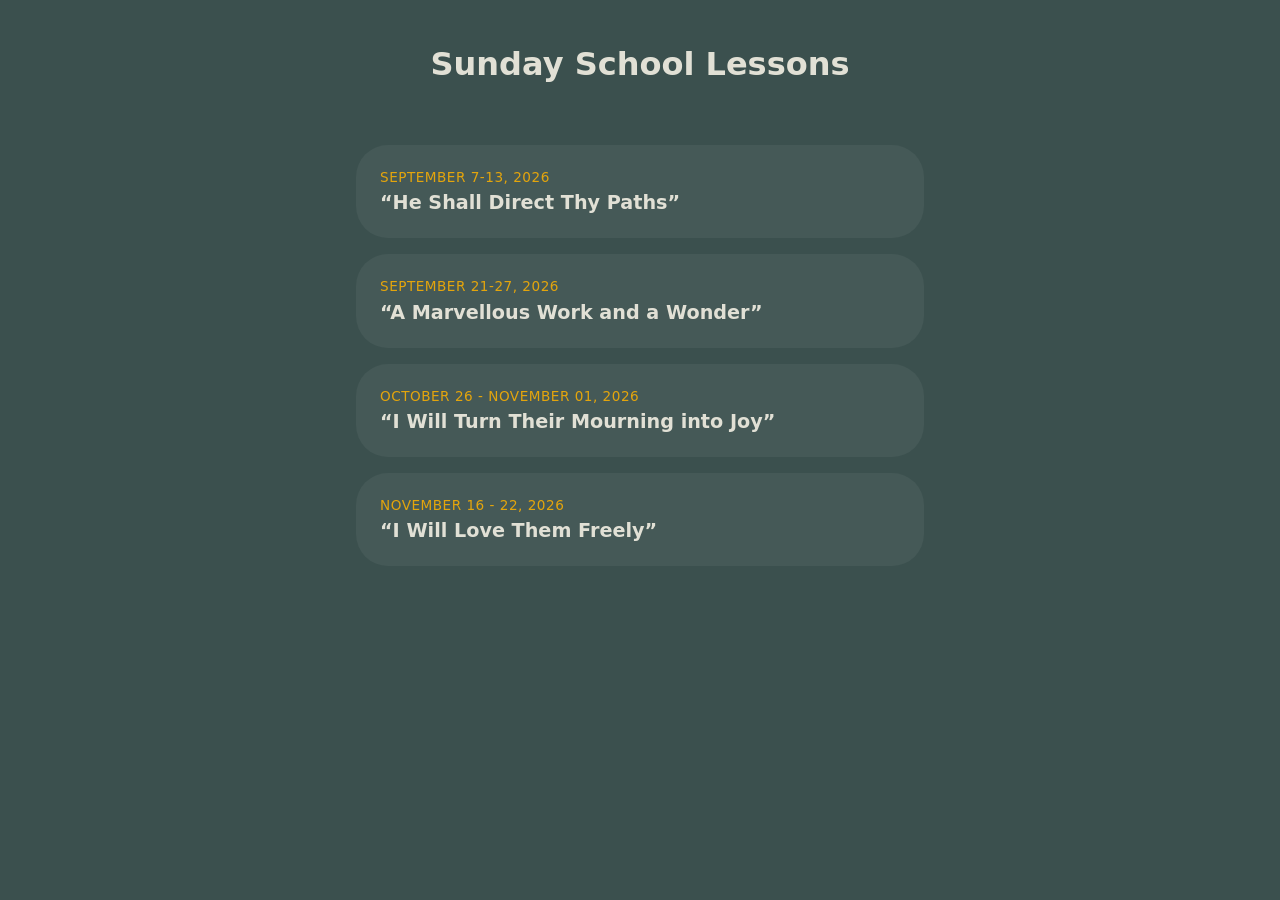
<file: index.html>
<!DOCTYPE html>
<html lang="en">
<head>
    <meta charset="UTF-8">
    <meta name="viewport" content="width=device-width, initial-scale=1.0">
    <title>Course Lessons</title>
    <link rel="stylesheet" href="styles.css">
    <link rel="manifest" href="manifest.json">
</head>
<body>
    <header>
        <h1>Sunday School Lessons</h1>
    </header>
    <main class="tile-container">
        <!-- Lesson Tile -->
        <a href="lesson090713.html" class="tile">
            <span class="tile-date">September 7-13, 2026</span>
            <span class="tile-title">“He Shall Direct Thy Paths”</span>
        </a>
        <a href="lesson092120.html" class="tile">
            <span class="tile-date">September 21-27, 2026</span>
            <span class="tile-title">“A Marvellous Work and a Wonder”</span>
        </a>
        <a href="lesson1101.html" class="tile">
            <span class="tile-date">October 26 - November 01, 2026</span>
            <span class="tile-title">“I Will Turn Their Mourning into Joy”</span>
        </a>

        <a href="lesson1122.html" class="tile">
            <span class="tile-date">November 16 - 22, 2026</span>
            <span class="tile-title">“I Will Love Them Freely”</span>
        </a>
        
    </main>
    <script src="app.js"></script>
</body>
</html>
</file>
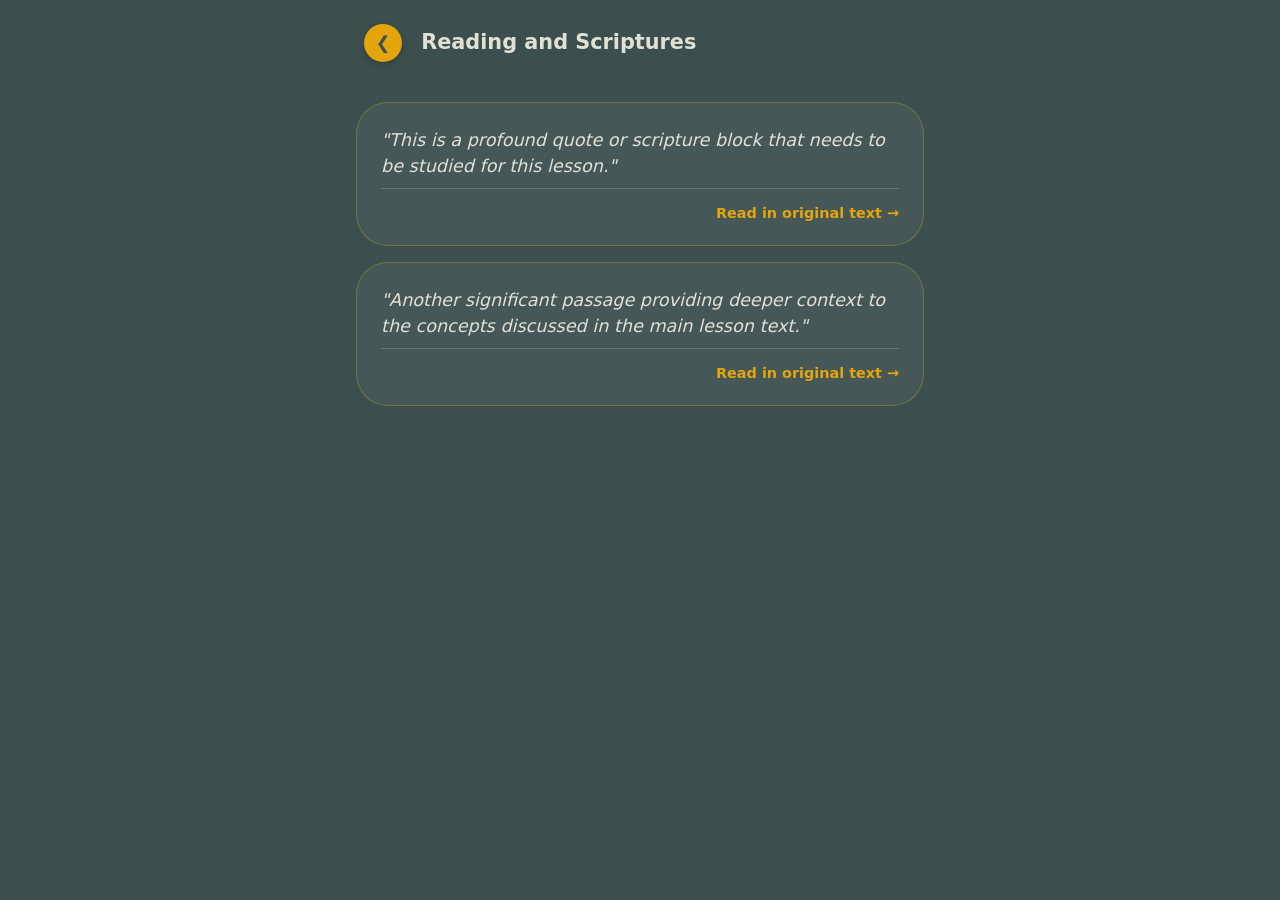
<file: reading.html>
<!DOCTYPE html>
<html lang="en">
<head>
    <meta charset="UTF-8">
    <meta name="viewport" content="width=device-width, initial-scale=1.0">
    <title>Readings</title>
    <link rel="stylesheet" href="styles.css">
</head>
<body>
    <header class="page-header">
        <a href="lesson.html" class="back-button">&#10094;</a>
        <h1>Reading and Scriptures</h1>
    </header>
    <main class="content-container">
        <!-- Reading Tile -->
        <div class="reading-tile">
            <p class="quote">"This is a profound quote or scripture block that needs to be studied for this lesson."</p>
            <div class="links-section">
                <a href="#" class="source-link">Read in original text &#8594;</a>
            </div>
        </div>
        
        <div class="reading-tile">
            <p class="quote">"Another significant passage providing deeper context to the concepts discussed in the main lesson text."</p>
            <div class="links-section">
                <a href="#" class="source-link">Read in original text &#8594;</a>
            </div>
        </div>
    </main>
</body>
</html>
</file>
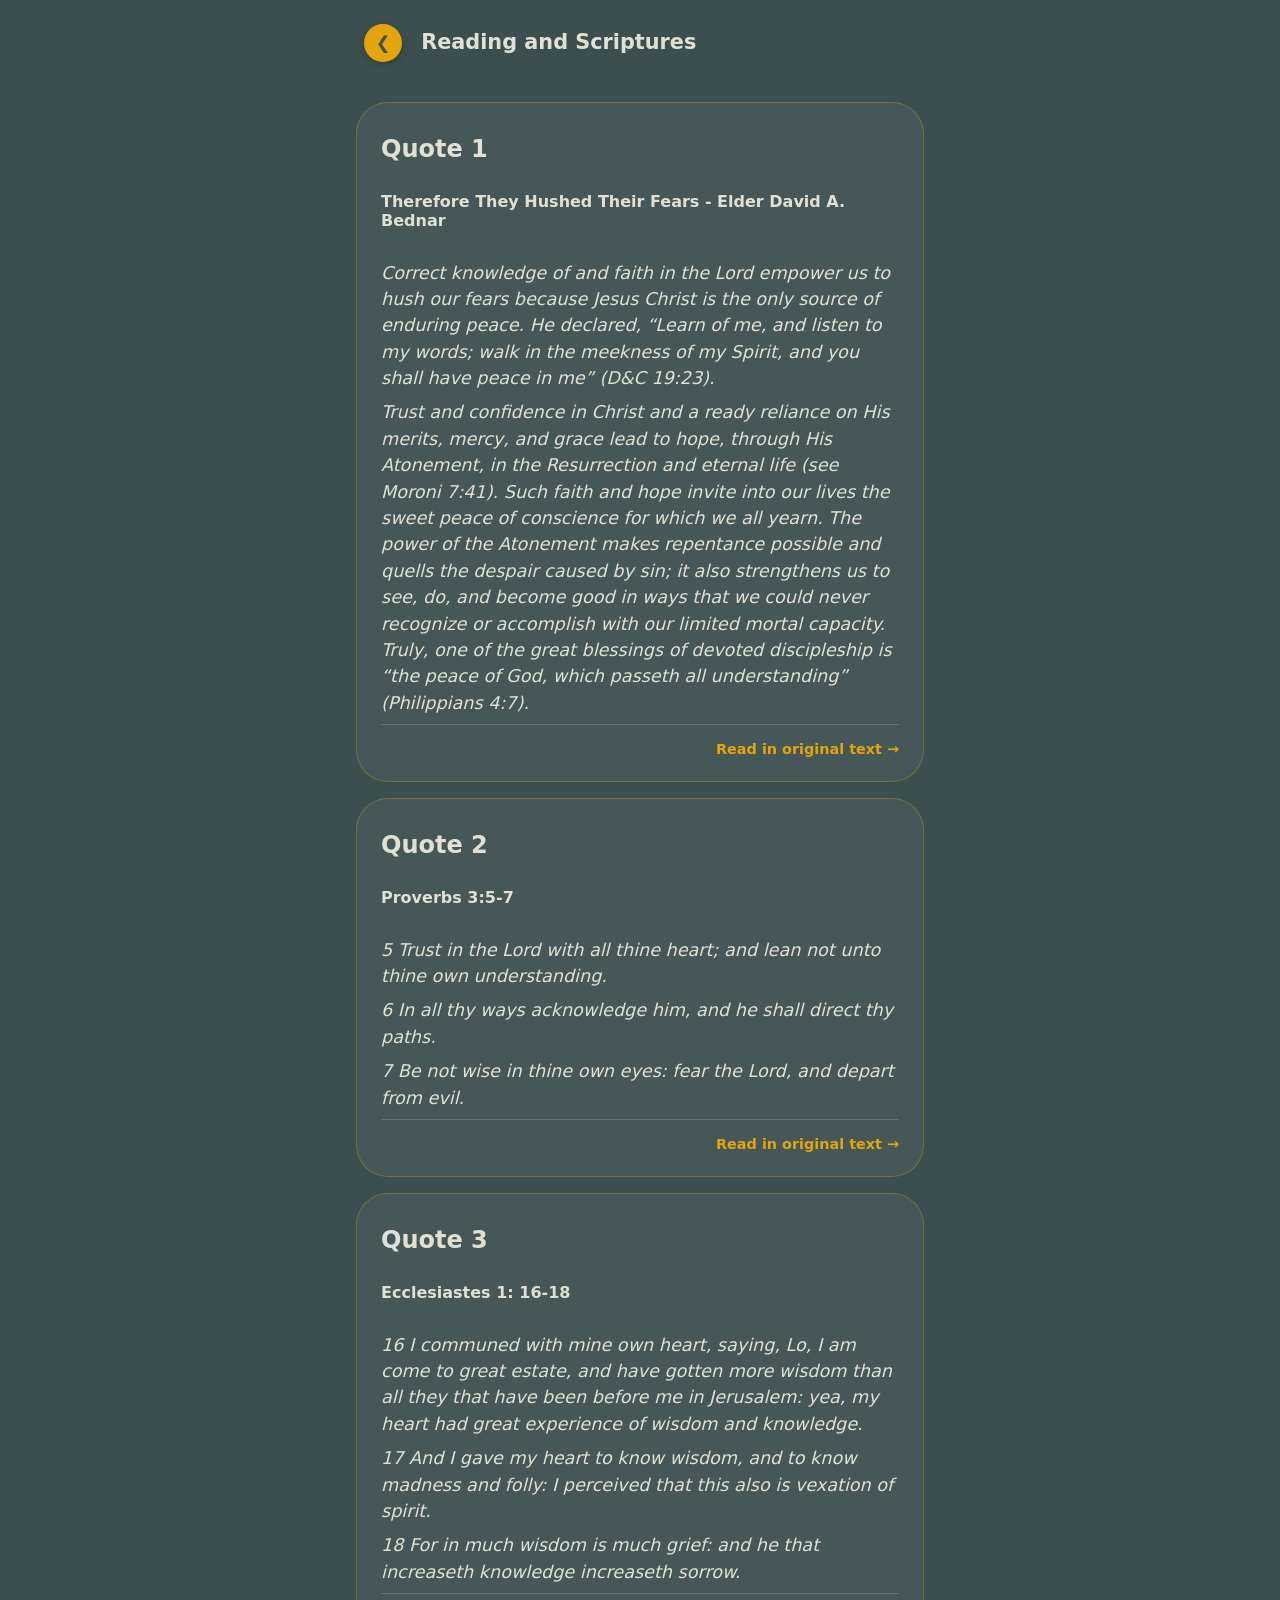
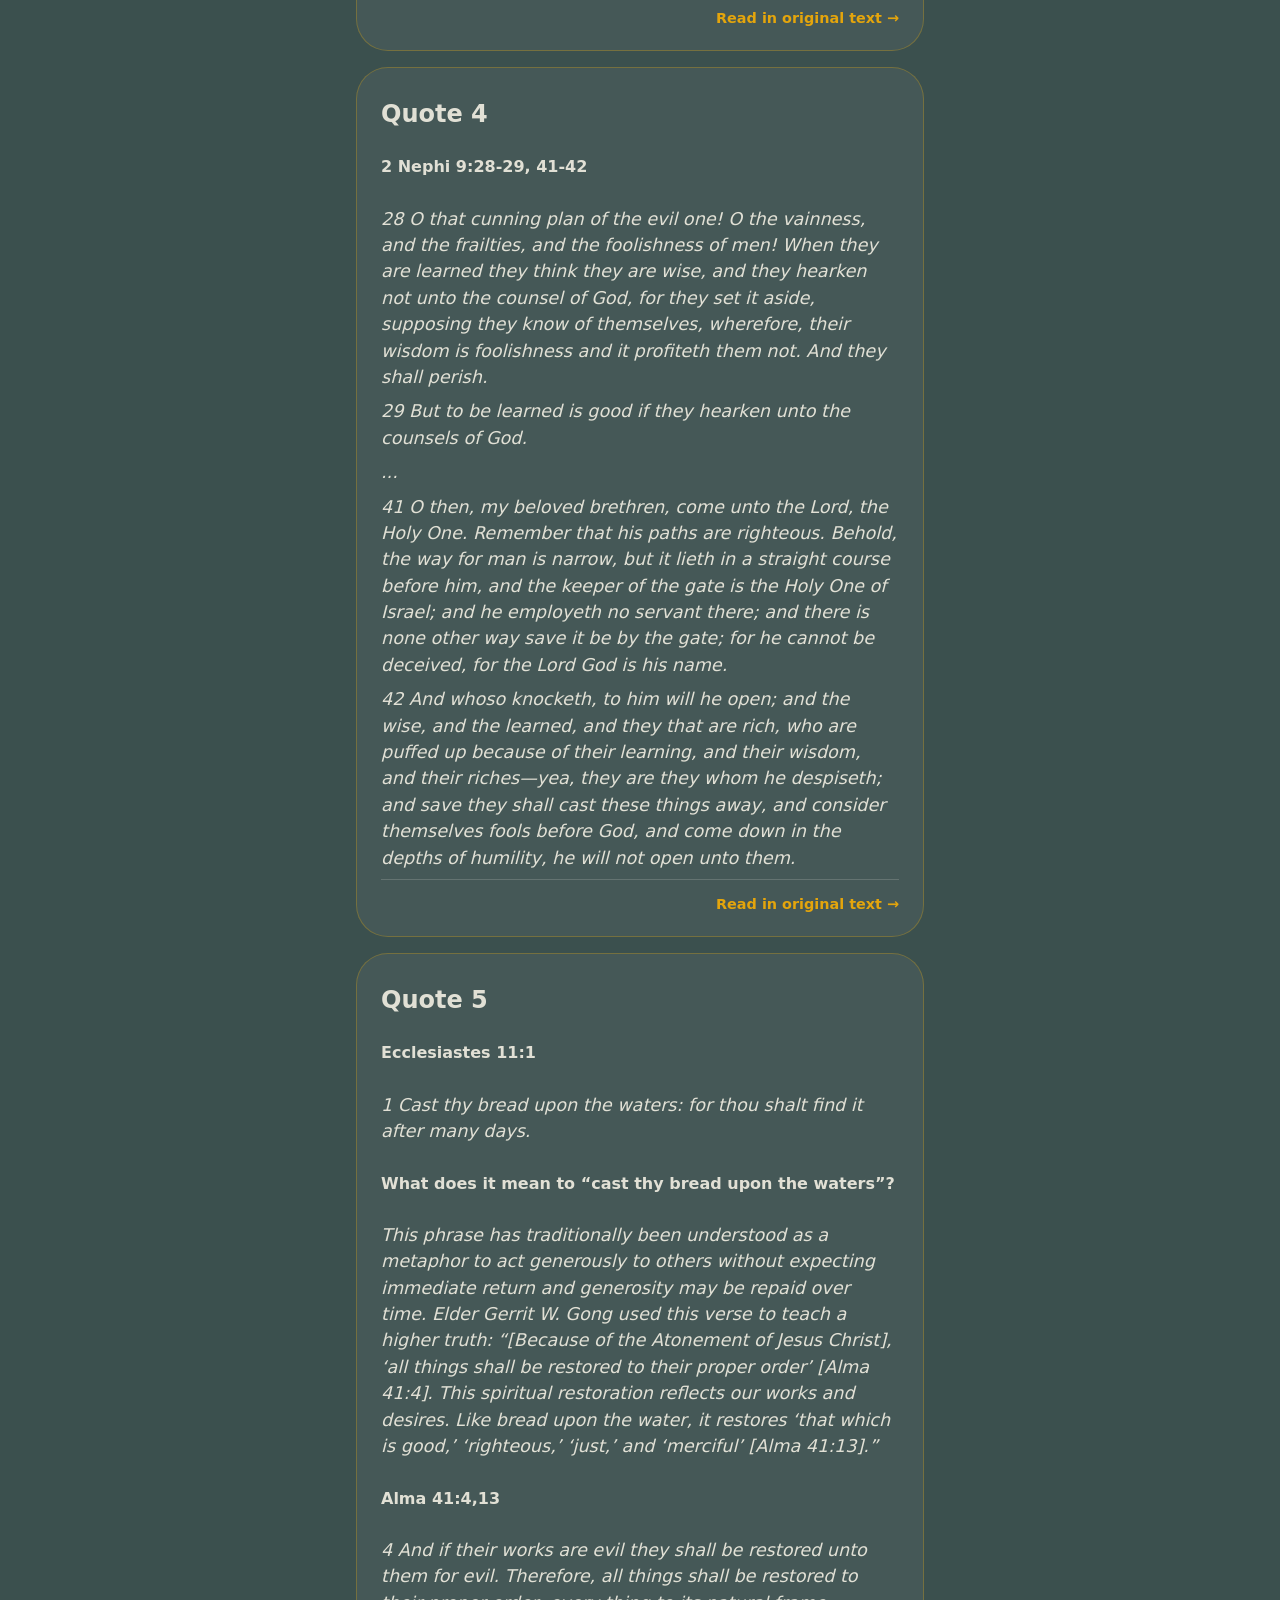
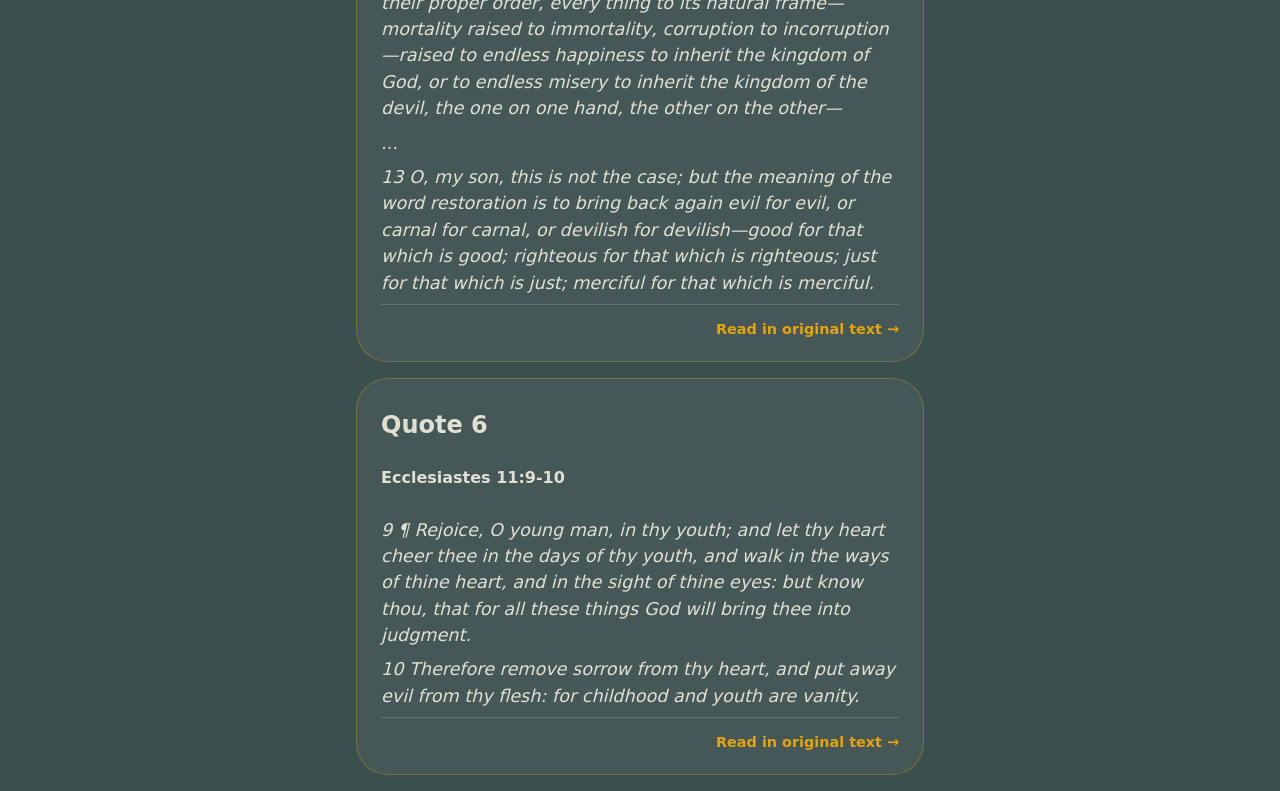
<file: reading090713.html>
<!DOCTYPE html>
<html lang="en">
<head>
    <meta charset="UTF-8">
    <meta name="viewport" content="width=device-width, initial-scale=1.0">
    <title>Readings September 7-13, 2026</title>
    <link rel="stylesheet" href="styles.css">
</head>
<body>
    <header class="page-header">
        <a href="lesson090713.html" class="back-button">&#10094;</a>
        <h1>Reading and Scriptures</h1>
    </header>
    <main class="content-container">
        <!-- Reading Tile -->
        <div class="reading-tile">
            <h2>Quote 1</h2>
            <h4>Therefore They Hushed Their Fears - Elder David A. Bednar</h4>
            <p class="quote">Correct knowledge of and faith in the Lord empower us to hush our fears because Jesus Christ is the only source of enduring peace. He declared, “Learn of me, and listen to my words; walk in the meekness of my Spirit, and you shall have peace in me” (D&C 19:23).</p>
            <p class="quote">Trust and confidence in Christ and a ready reliance on His merits, mercy, and grace lead to hope, through His Atonement, in the Resurrection and eternal life (see Moroni 7:41). Such faith and hope invite into our lives the sweet peace of conscience for which we all yearn. The power of the Atonement makes repentance possible and quells the despair caused by sin; it also strengthens us to see, do, and become good in ways that we could never recognize or accomplish with our limited mortal capacity. Truly, one of the great blessings of devoted discipleship is “the peace of God, which passeth all understanding” (Philippians 4:7).</p>
            
            <div class="links-section">
                <a href="https://www.churchofjesuschrist.org/study/general-conference/2015/04/therefore-they-hushed-their-fears?lang=eng&id=p13-p16#p13" class="source-link">Read in original text &#8594;</a>
            </div>
        </div>

        <div class="reading-tile">
            <h2>Quote 2</h2>
            <h4>Proverbs 3:5-7</h4>
            <p class="quote">5 Trust in the Lord with all thine heart; and lean not unto thine own understanding.</p>
            <p class="quote">6 In all thy ways acknowledge him, and he shall direct thy paths.</p>
            <p class="quote">7 Be not wise in thine own eyes: fear the Lord, and depart from evil.</p>
            
            <div class="links-section">
                <a href="https://www.churchofjesuschrist.org/study/scriptures/ot/prov/3?lang=eng&id=p5-p7#p5" class="source-link">Read in original text &#8594;</a>
            </div>
        </div>

        <div class="reading-tile">
            <h2>Quote 3</h2>
            <h4>Ecclesiastes 1: 16-18</h4>
            
            <p class="quote">16 I communed with mine own heart, saying, Lo, I am come to great estate, and have gotten more wisdom than all they that have been before me in Jerusalem: yea, my heart had great experience of wisdom and knowledge.</p>
            <p class="quote">17 And I gave my heart to know wisdom, and to know madness and folly: I perceived that this also is vexation of spirit.</p>
            <p class="quote">18 For in much wisdom is much grief: and he that increaseth knowledge increaseth sorrow.</p>
            
            <div class="links-section">
                <a href="https://www.churchofjesuschrist.org/study/scriptures/ot/eccl/1?lang=eng&id=p16-p18#p16" class="source-link">Read in original text &#8594;</a>
            </div>
        </div>
        
        <div class="reading-tile">
            <h2>Quote 4</h2>
            <h4>2 Nephi 9:28-29, 41-42</h4>
            <p class="quote">28 O that cunning plan of the evil one! O the vainness, and the frailties, and the foolishness of men! When they are learned they think they are wise, and they hearken not unto the counsel of God, for they set it aside, supposing they know of themselves, wherefore, their wisdom is foolishness and it profiteth them not. And they shall perish.</p>
            <p class="quote">29 But to be learned is good if they hearken unto the counsels of God.</p>
            <p class="quote">...</p>
            <p class="quote">41 O then, my beloved brethren, come unto the Lord, the Holy One. Remember that his paths are righteous. Behold, the way for man is narrow, but it lieth in a straight course before him, and the keeper of the gate is the Holy One of Israel; and he employeth no servant there; and there is none other way save it be by the gate; for he cannot be deceived, for the Lord God is his name.</p>
            <p class="quote">42 And whoso knocketh, to him will he open; and the wise, and the learned, and they that are rich, who are puffed up because of their learning, and their wisdom, and their riches—yea, they are they whom he despiseth; and save they shall cast these things away, and consider themselves fools before God, and come down in the depths of humility, he will not open unto them.</p>
            
            <div class="links-section">
                <a href="https://www.churchofjesuschrist.org/study/scriptures/bofm/2-ne/9?lang=eng&id=p28-p42#p28" class="source-link">Read in original text &#8594;</a>
            </div>
        </div>

        <div class="reading-tile">
            <h2>Quote 5</h2>
            <h4>Ecclesiastes 11:1</h4>
            <p class="quote">1 Cast thy bread upon the waters: for thou shalt find it after many days.</p>
            
            <h4>What does it mean to “cast thy bread upon the waters”?</h4>
            <p class="quote">This phrase has traditionally been understood as a metaphor to act generously to others without expecting immediate return and generosity may be repaid over time. Elder Gerrit W. Gong used this verse to teach a higher truth: “[Because of the Atonement of Jesus Christ], ‘all things shall be restored to their proper order’ [Alma 41:4]. This spiritual restoration reflects our works and desires. Like bread upon the water, it restores ‘that which is good,’ ‘righteous,’ ‘just,’ and ‘merciful’ [Alma 41:13].”</p>

            <h4>Alma 41:4,13</h4>
            <p class="quote">4 And if their works are evil they shall be restored unto them for evil. Therefore, all things shall be restored to their proper order, every thing to its natural frame—mortality raised to immortality, corruption to incorruption—raised to endless happiness to inherit the kingdom of God, or to endless misery to inherit the kingdom of the devil, the one on one hand, the other on the other—</p>
            <p class="quote">...</p>
            <p class="quote">13 O, my son, this is not the case; but the meaning of the word restoration is to bring back again evil for evil, or carnal for carnal, or devilish for devilish—good for that which is good; righteous for that which is righteous; just for that which is just; merciful for that which is merciful.</p>
            
            <div class="links-section">
                <a href="https://www.churchofjesuschrist.org/study/manual/scripture-helps-old-testament/35-proverbs-1-4-15-16-22-31-ecclesiastes-1-3-11-12?lang=eng" class="source-link">Read in original text &#8594;</a>
            </div>
        </div>

        <div class="reading-tile">
            <h2>Quote 6</h2>
            <h4>Ecclesiastes 11:9-10</h4>
            <p class="quote">9 ¶ Rejoice, O young man, in thy youth; and let thy heart cheer thee in the days of thy youth, and walk in the ways of thine heart, and in the sight of thine eyes: but know thou, that for all these things God will bring thee into judgment.</p>
            <p class="quote">10 Therefore remove sorrow from thy heart, and put away evil from thy flesh: for childhood and youth are vanity.</p>
            
            <div class="links-section">
                <a href="https://www.churchofjesuschrist.org/study/scriptures/ot/eccl/11?lang=eng&id=p9-note10_b_p1#p9" class="source-link">Read in original text &#8594;</a>
            </div>
        </div>
        
    </main>
</body>
</html>
</file>
<file: styles.css>
:root {
    --bg-color: #3b504e;
    --text-color: #e1e0d5;
    --accent-color: #e4a50c;
}

body {
    background-color: var(--bg-color);
    color: var(--text-color);
    font-family: system-ui, -apple-system, sans-serif;
    margin: 0;
    padding: 0;
    display: flex;
    flex-direction: column;
    align-items: center;

    /* ADD THESE TWO LINES FOR iOS SAFARI */
    touch-action: pan-y; 
    overscroll-behavior-x: none;
}

/* Headers */
header {
    width: 100%;
    padding: 1.5rem;
    box-sizing: border-box;
    text-align: center;
}

h2 {
    color: var(--text-color);
    font-weight: 600;
    front-size: 0.9 rem;
    margin: 0.5rem 0 0 0;    
}

.page-header {
    display: flex;
    align-items: center;      
    justify-content: flex-start; 
    gap: 1.2rem;              
    max-width: 600px;
    margin: 0 auto;
}

.page-header h1 {
    margin: 0;
    font-size: 1.3rem;
    text-align: left;         
    flex: 1;                  
    line-height: 1.3;        
}

.back-button {
    flex-shrink: 0;
    
    background-color: var(--accent-color);
    color: var(--bg-color); 
    width: 38px;
    height: 38px;
    border-radius: 50%;
    
    display: inline-flex;
    align-items: center;
    justify-content: center;
    text-decoration: none;
    font-size: 1.1rem;
    font-weight: bold;
    box-shadow: 0 2px 6px rgba(0, 0, 0, 0.25);
    
    transition: transform 0.1s ease, opacity 0.1s ease;
    -webkit-tap-highlight-color: transparent;
}

.back-button:active {
    transform: scale(0.92);
    opacity: 0.85;
}

/* Containers */
.tile-container, .content-container {
    width: 100%;
    max-width: 600px;
    padding: 1rem;
    box-sizing: border-box;
    display: flex;
    flex-direction: column;
    gap: 1rem;
}

/* Main Page Tiles */
.tile {
    background-color: rgba(255, 255, 255, 0.05);
    /*border-left: 4px solid var(--accent-color);*/
    padding: 1.5rem 1.5rem;
    border-radius: 2rem;
    text-decoration: none;
    display: flex;
    flex-direction: column;
    gap: 0.4rem;
}

.tile-date {
    font-size: 0.85rem;
    color: var(--accent-color);
    text-transform: uppercase;
    letter-spacing: 0.5px;
}

.tile-title {
    font-size: 1.2rem;
    font-weight: 600;
    color: var(--text-color);
}

/* Lesson Content */
.lesson-image {
    width: 100%;
    border-radius: 2rem;
    height: auto;
    object-fit: cover;
}

.lesson-date {
    color: var(--accent-color);
    font-weight: 600;
    margin: 0.5rem 0 0 0;
}

.text-section {
    line-height: 1.6;
    margin-bottom: 0.6rem;
}

.action-button {
    display: block;
    background-color: var(--accent-color);
    color: var(--bg-color);
    text-align: center;
    padding: 1rem;
    border-radius: 2rem;
    text-decoration: none;
    font-weight: bold;
    font-size: 1.1rem;
    transition: opacity 0.2s;
}

.action-button:active {
    opacity: 0.8;
}

/* Reading Tiles */
.reading-tile {
    background-color: rgba(255, 255, 255, 0.05);
    border: 1px solid rgba(228, 165, 12, 0.3);
    padding: 1.5rem;
    border-radius: 2rem;
    display: flex;
    flex-direction: column;
    gap: 0.5rem;
}

.quote {
    font-size: 1.1rem;
    font-style: italic;
    line-height: 1.5;
    margin: 0;
}

.links-section {
    border-top: 1px solid rgba(225, 224, 213, 0.2);
    padding-top: 1rem;
    display: flex;
    justify-content: flex-end;
}

.source-link {
    color: var(--accent-color);
    text-decoration: none;
    font-weight: 600;
    font-size: 0.9rem;
}

/* Discussion Tiles */
.discussion-tile {
    background-color: rgba(255, 255, 255, 0.05);
    border: 1px solid rgba(228, 165, 12, 0.3);
    padding: 1.5rem;
    border-radius: 2rem;
    
    display: flex;
    flex-direction: row; 
    align-items: center; /* Centers the Q badge vertically */
    gap: 1.2rem;         /* Space between the badge and the text */
}

.question-badge {
    flex-shrink: 0; /* Prevents the circle from squishing if the text is long */
    
    background-color: var(--text-color);
    color: var(--bg-color);
    width: 35px;
    height: 35px;
    border-radius: 50%;
    
    display: inline-flex;
    align-items: center;
    justify-content: center;
    font-weight: bold;
    font-size: 0.8rem;
    box-shadow: 0 2px 6px rgba(0, 0, 0, 0.25);
}

.question-text {
    margin: 0;
    font-size: 1.05rem;
    line-height: 1.5;
    flex: 1; /* Allows the text to take up all remaining space */
}

/* Flip Note Card Tile */
.flip-tile {
    width: 100%;
    aspect-ratio: 3 / 4;
    min-height: 250px;
    perspective: 1000px;
    -webkit-perspective: 1000px;
    cursor: pointer;
    -webkit-tap-highlight-color: transparent;
    user-select: none;
    outline: none;
    border-radius: 2rem;
    box-sizing: border-box;
}

.flip-tile:focus-visible {
    outline: 2px solid var(--accent-color);
    outline-offset: 4px;
}

.flip-tile-inner {
    position: relative;
    width: 100%;
    height: 100%;
    transition: transform 0.6s cubic-bezier(0.4, 0, 0.2, 1);
    transform-style: preserve-3d;
    -webkit-transform-style: preserve-3d;
    border-radius: 2rem;
    box-shadow: 0 4px 14px rgba(0, 0, 0, 0.25);
}

.flip-tile.flipped .flip-tile-inner {
    transform: rotateY(180deg);
}

.flip-tile-front,
.flip-tile-back {
    position: absolute;
    top: 0;
    left: 0;
    width: 100%;
    height: 100%;
    border-radius: 2rem;
    -webkit-backface-visibility: hidden;
    backface-visibility: hidden;
    overflow: hidden;
    box-sizing: border-box;
}

/* Front Face */
.flip-tile-front {
    transform: rotateY(0deg); /* Safari fix */
    background-color: rgba(255, 255, 255, 0.05);
    border: 1px solid rgba(228, 165, 12, 0.3);
    position: relative;
}

.flip-tile-front img {
    width: 100%;
    height: 100%;
    object-fit: cover;
    display: block;
    border-radius: 2rem;
}

.flip-tile-overlay {
    position: absolute;
    inset: 0;
    background: linear-gradient(180deg, rgba(0, 0, 0, 0.05) 40%, rgba(0, 0, 0, 0.65) 100%);
    border-radius: 2rem;
    pointer-events: none;
}

.flip-tile-front-content {
    position: absolute;
    bottom: 1.1rem;
    left: 1.3rem;
    right: 7.5rem;
    display: flex;
    flex-direction: column;
    gap: 0.25rem;
    pointer-events: none;
}

.flip-tile-front-badge {
    font-size: 0.72rem;
    font-weight: 700;
    text-transform: uppercase;
    letter-spacing: 0.6px;
    color: var(--accent-color);
}

.flip-tile-front-title {
    font-size: 1.1rem;
    font-weight: 600;
    color: #ffffff;
    text-shadow: 0 1px 4px rgba(0, 0, 0, 0.8);
    line-height: 1.25;
}

.flip-tile-hint {
    position: absolute;
    bottom: 1rem;
    right: 1rem;
    background: rgba(30, 45, 43, 0.88);
    backdrop-filter: blur(8px);
    -webkit-backdrop-filter: blur(8px);
    color: var(--text-color);
    border: 1px solid rgba(228, 165, 12, 0.5);
    padding: 0.38rem 0.85rem;
    border-radius: 2rem;
    font-size: 0.8rem;
    font-weight: 600;
    display: inline-flex;
    align-items: center;
    gap: 0.45rem;
    box-shadow: 0 2px 8px rgba(0, 0, 0, 0.35);
    pointer-events: none;
    transition: transform 0.2s ease, background-color 0.2s ease;
}

.flip-tile:hover .flip-tile-hint {
    background: rgba(30, 45, 43, 0.96);
    border-color: var(--accent-color);
}

.flip-tile:active .flip-tile-inner {
    transform: scale(0.99);
}

.flip-tile.flipped:active .flip-tile-inner {
    transform: rotateY(180deg) scale(0.99);
}

.flip-tile-hint .flip-icon {
    font-size: 1rem;
    line-height: 1;
    color: var(--accent-color);
    display: inline-block;
    transition: transform 0.4s ease;
}

.flip-tile:hover .flip-icon {
    transform: rotate(45deg);
}

/* Back Face (Note Card) */
.flip-tile-back {
    transform: rotateY(180deg);
    background-color: #293836;
    background-position: 0 3.3rem;
    border: 1px solid rgba(228, 165, 12, 0.4);
    padding: 1.4rem 1.6rem;
    display: flex;
    flex-direction: column;
    justify-content: space-between;
    align-items: flex-start;
    overflow-y: auto;
    -webkit-overflow-scrolling: touch;
}

.flip-tile-header {
    display: flex;
    align-items: center;
    justify-content: space-between;
    width: 100%;
    margin-bottom: 0.6rem;
    padding-bottom: 0.4rem;
    border-bottom: 1px solid rgba(228, 165, 12, 0.2);
}

.flip-tile-tag {
    font-size: 0.75rem;
    font-weight: 700;
    text-transform: uppercase;
    letter-spacing: 0.8px;
    color: var(--accent-color);
}

.flip-tile-flip-back {
    font-size: 0.75rem;
    color: var(--text-color);
    opacity: 0.8;
    display: inline-flex;
    align-items: center;
    gap: 0.3rem;
}

.flip-tile-body {
    flex: 1;
    display: flex;
    flex-direction: column;
    justify-content: center;
    width: 100%;
    margin: 0.2rem 0;
}

.flip-tile-title {
    font-size: 1.15rem;
    font-weight: 600;
    color: var(--accent-color);
    margin: 0 0 0.4rem 0;
}

.flip-tile-text {
    font-size: 1.05rem;
    font-style: italic;
    line-height: 1.5;
    margin: 0 0 0.6rem 0;
    color: var(--text-color);
}

.flip-tile-prompt {
    font-size: 0.92rem;
    line-height: 1.45;
    color: rgba(225, 224, 213, 0.88);
    margin: 0;
}

/* Self-Rating Card */
.rating-card {
    background-color: rgba(255, 255, 255, 0.08);
    padding: 1.5rem;
    border-radius: 2rem;
    display: flex;
    flex-direction: column;
    gap: 1.4rem;
}

.rating-header strong {
    display: block;
    font-size: 1.05rem;
    line-height: 1.4;
    margin-bottom: 0.4rem;
}

.rating-scale {
    margin: 0;
    font-size: 0.95rem;
    line-height: 1.5;
    opacity: 0.9;
}

.rating-item {
    display: flex;
    flex-direction: column;
    gap: 0.7rem;
}

.rating-question {
    margin: 0;
    font-size: 1rem;
    line-height: 1.45;
}

.rating-options {
    display: grid;
    grid-template-columns: repeat(5, 1fr);
    gap: 0.5rem;
}

.rating-options label {
    cursor: pointer;
    -webkit-tap-highlight-color: transparent;
}

.rating-options input {
    display: none;
}

.rating-options span {
    display: flex;
    align-items: center;
    justify-content: center;
    height: 46px;
    border-radius: 0.85rem;
    background-color: rgba(0, 0, 0, 0.25);
    color: var(--text-color);
    font-size: 1.15rem;
    font-weight: 700;
    transition: background-color 0.15s ease, color 0.15s ease, transform 0.1s ease;
}

.rating-options span:active {
    transform: scale(0.94);
}

.rating-options input:checked + span {
    background-color: #ffffff;
    color: var(--bg-color);
}
</file>
